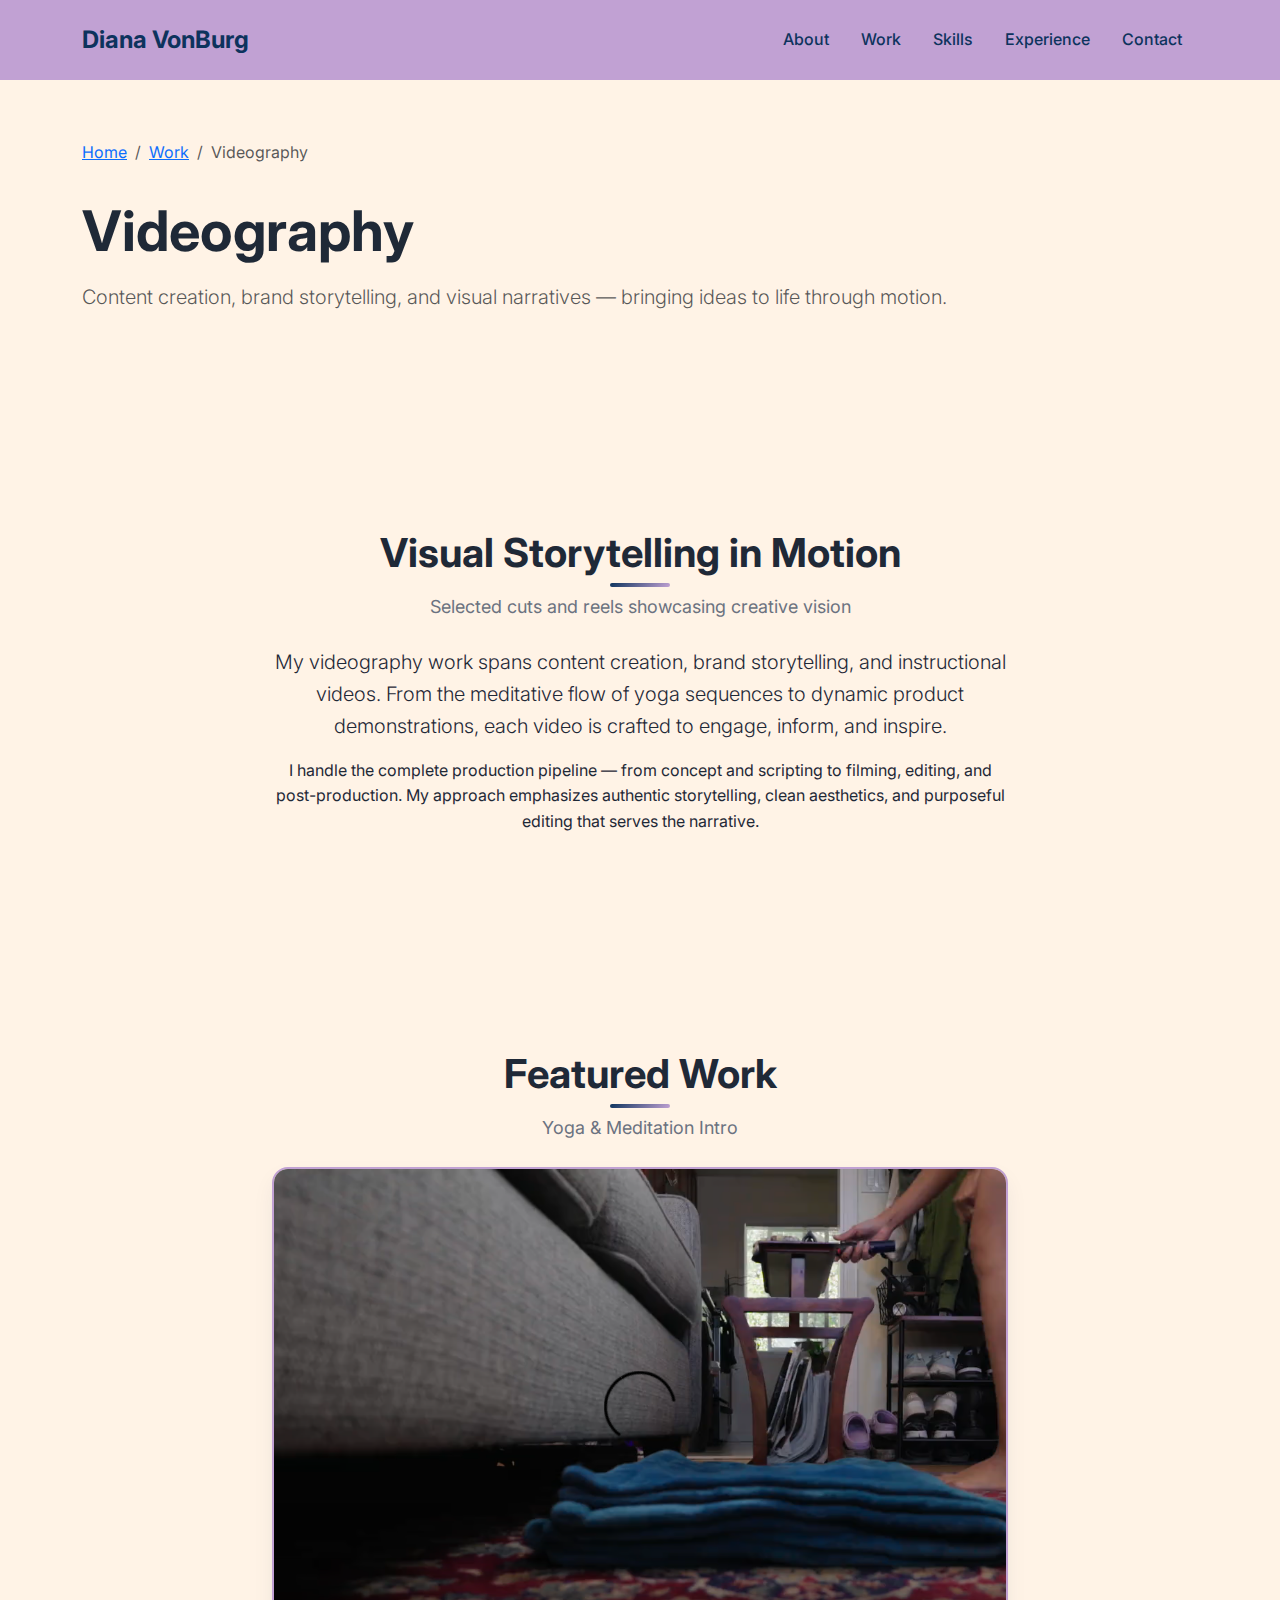
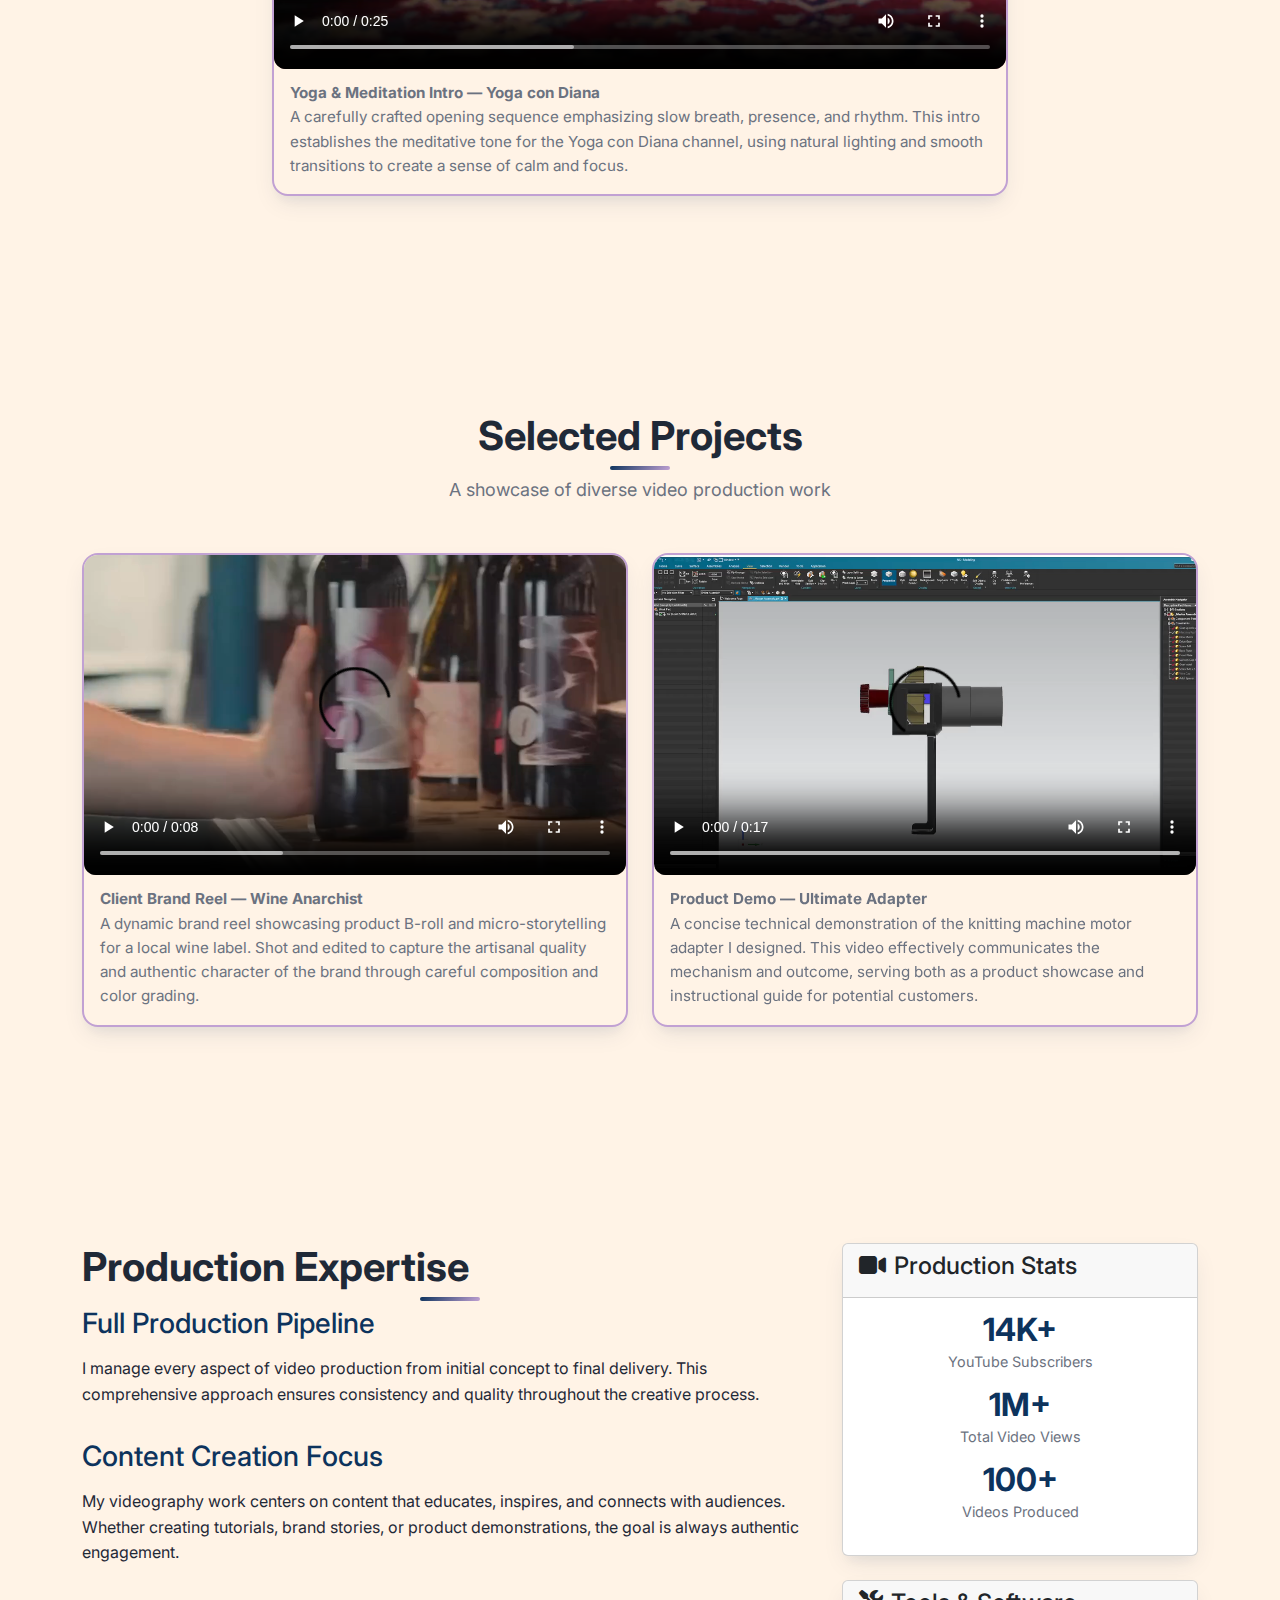
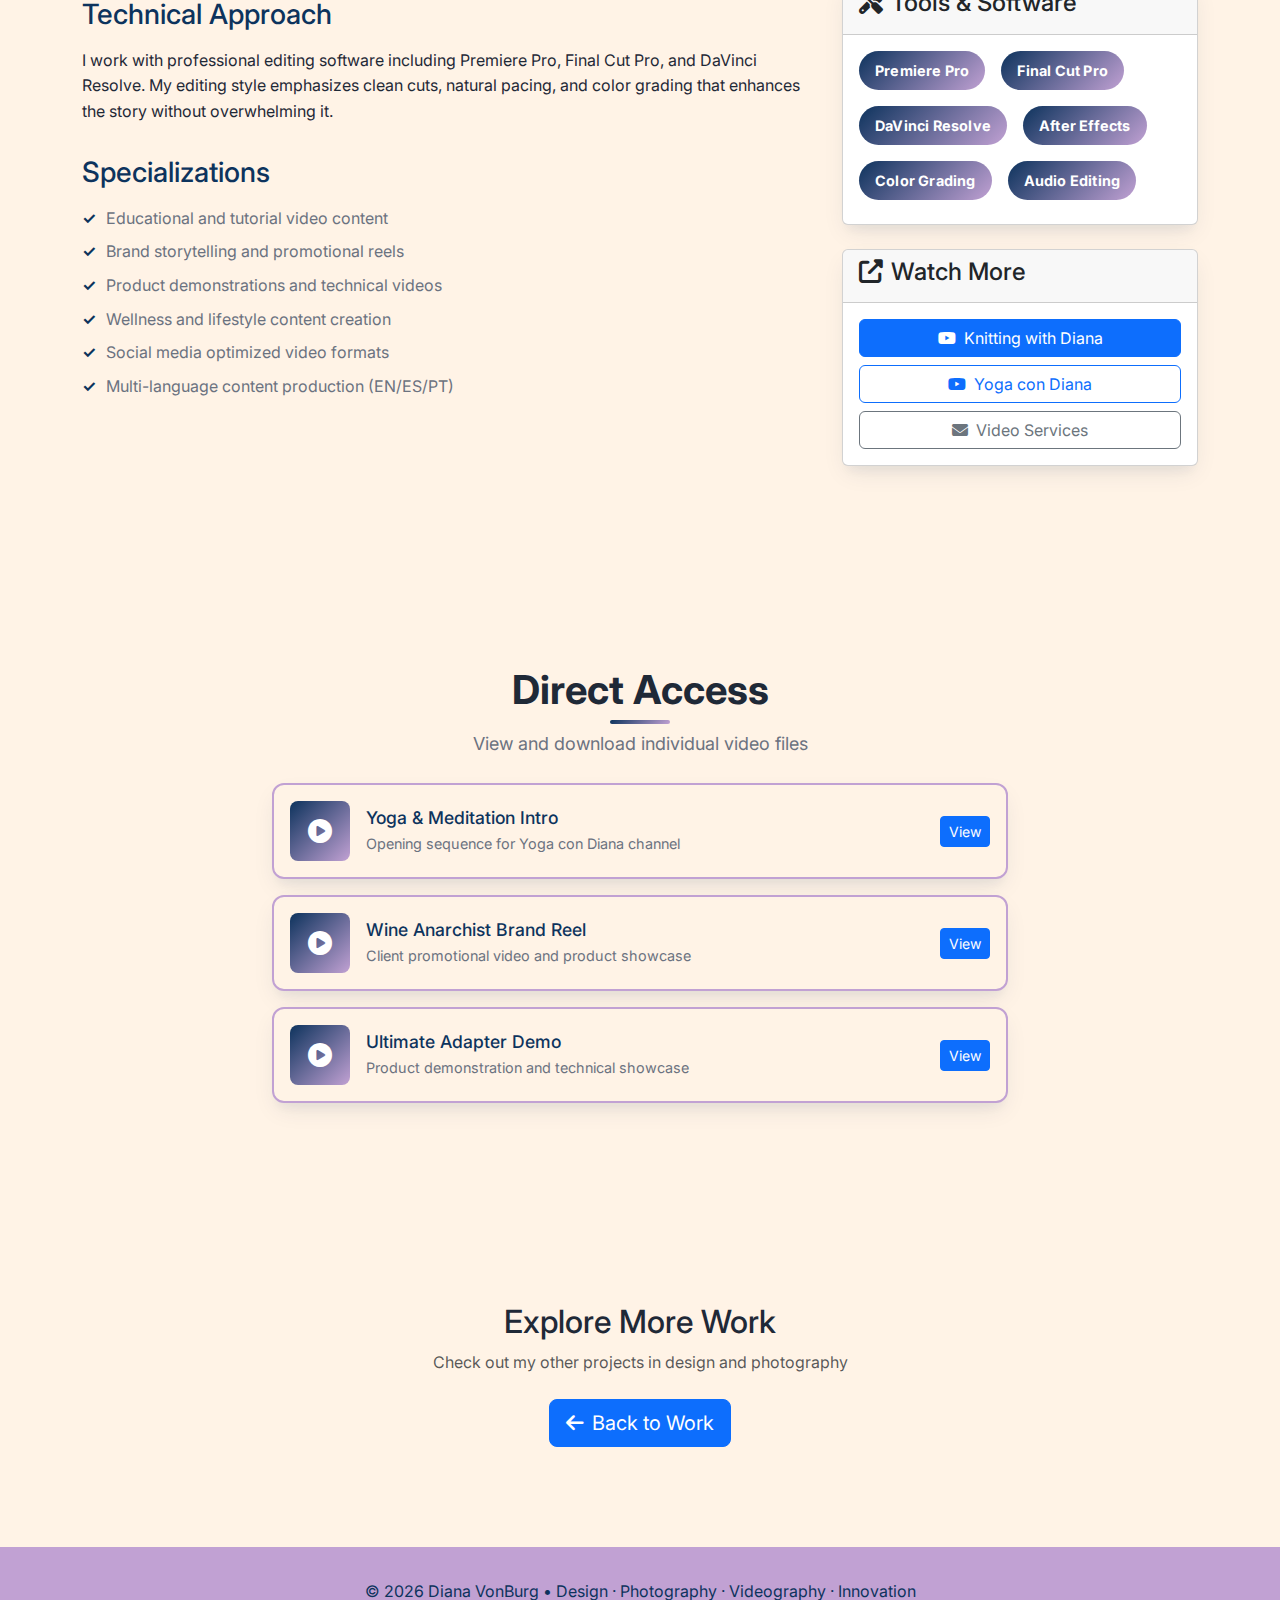
<file: videography.html>
<!DOCTYPE html>
<html lang="en">
<head>
  <meta charset="UTF-8" />
  <meta name="viewport" content="width=device-width, initial-scale=1.0" />
  <title>Videography • Diana VonBurg</title>
  <meta name="description" content="Videography portfolio by Diana VonBurg - Content creation, brand reels, yoga videos, and product demos. Professional video production and editing services." />
  <!-- Bootstrap, Fonts, Icons -->
  <link href="https://cdn.jsdelivr.net/npm/bootstrap@5.3.0/dist/css/bootstrap.min.css" rel="stylesheet">
  <link rel="preconnect" href="https://fonts.googleapis.com">
  <link rel="preconnect" href="https://fonts.gstatic.com" crossorigin>
  <link href="https://fonts.googleapis.com/css2?family=Inter:wght@300;400;600;700;800&display=swap" rel="stylesheet">
  <link rel="stylesheet" href="https://cdnjs.cloudflare.com/ajax/libs/font-awesome/6.5.2/css/all.min.css" />
  <link rel="stylesheet" href="assets/css/style.css" />
</head>
<body>
  <!-- Navbar -->
  <nav class="navbar navbar-expand-lg navbar-dark fixed-top" id="mainNav">
    <div class="container">
      <a class="navbar-brand" href="index.html">Diana VonBurg</a>
      <button class="navbar-toggler" type="button" data-bs-toggle="collapse" data-bs-target="#navbarNav" aria-controls="navbarNav" aria-expanded="false" aria-label="Toggle navigation">
        <span class="navbar-toggler-icon"></span>
      </button>
      <div class="collapse navbar-collapse" id="navbarNav">
        <ul class="navbar-nav ms-auto">
          <li class="nav-item"><a class="nav-link" href="index.html#about">About</a></li>
          <li class="nav-item"><a class="nav-link" href="index.html#work">Work</a></li>
          <li class="nav-item"><a class="nav-link" href="index.html#skills">Skills</a></li>
          <li class="nav-item"><a class="nav-link" href="index.html#experience">Experience</a></li>
          <li class="nav-item"><a class="nav-link" href="index.html#contact">Contact</a></li>
        </ul>
      </div>
    </div>
  </nav>

  <main>
    <!-- Videography Header -->
    <section id="videography-header" class="section-padding" style="padding-top: 140px;">
      <div class="container">
        <div class="row">
          <div class="col-12">
            <nav aria-label="breadcrumb">
              <ol class="breadcrumb">
                <li class="breadcrumb-item"><a href="index.html">Home</a></li>
                <li class="breadcrumb-item"><a href="index.html#work">Work</a></li>
                <li class="breadcrumb-item active" aria-current="page">Videography</li>
              </ol>
            </nav>
            <h1 class="display-4 fw-bold mb-3">Videography</h1>
            <p class="lead text-muted">Content creation, brand storytelling, and visual narratives — bringing ideas to life through motion.</p>
          </div>
        </div>
      </div>
    </section>

    <!-- Videography Philosophy -->
    <section id="videography-intro" class="section-padding" style="background: var(--bg-light);">
      <div class="container">
        <div class="row justify-content-center">
          <div class="col-lg-8 text-center">
            <h2 class="section-title">Visual Storytelling in Motion</h2>
            <p class="section-subtitle mb-4">Selected cuts and reels showcasing creative vision</p>
            <p class="lead">My videography work spans content creation, brand storytelling, and instructional videos. From the meditative flow of yoga sequences to dynamic product demonstrations, each video is crafted to engage, inform, and inspire.</p>
            <p>I handle the complete production pipeline — from concept and scripting to filming, editing, and post-production. My approach emphasizes authentic storytelling, clean aesthetics, and purposeful editing that serves the narrative.</p>
          </div>
        </div>
      </div>
    </section>

    <!-- Featured Video -->
    <section id="featured-video" class="section-padding">
      <div class="container">
        <div class="row justify-content-center">
          <div class="col-lg-8">
            <div class="text-center mb-4">
              <h2 class="section-title">Featured Work</h2>
              <p class="section-subtitle">Yoga & Meditation Intro</p>
            </div>
            <figure class="media-frame featured-video">
              <video src="assets/video/yoga-intro.mp4" controls poster="" class="video-player">
                Your browser does not support the video tag.
              </video>
              <figcaption class="media-caption">
                <strong>Yoga & Meditation Intro — Yoga con Diana</strong><br>
                A carefully crafted opening sequence emphasizing slow breath, presence, and rhythm. This intro establishes the meditative tone for the Yoga con Diana channel, using natural lighting and smooth transitions to create a sense of calm and focus.
              </figcaption>
            </figure>
          </div>
        </div>
      </div>
    </section>

    <!-- Video Gallery -->
    <section id="video-gallery" class="section-padding" style="background: var(--bg-light);">
      <div class="container">
        <div class="row">
          <div class="col-12 text-center mb-5">
            <h2 class="section-title">Selected Projects</h2>
            <p class="section-subtitle">A showcase of diverse video production work</p>
          </div>
        </div>
        <div class="row g-4">
          <div class="col-lg-6">
            <figure class="media-frame">
              <video src="assets/video/wine-anarchist.mp4" controls class="video-player">
                Your browser does not support the video tag.
              </video>
              <figcaption class="media-caption">
                <strong>Client Brand Reel — Wine Anarchist</strong><br>
                A dynamic brand reel showcasing product B-roll and micro-storytelling for a local wine label. Shot and edited to capture the artisanal quality and authentic character of the brand through careful composition and color grading.
              </figcaption>
            </figure>
          </div>
          <div class="col-lg-6">
            <figure class="media-frame">
              <video src="assets/video/adapter-clip.mp4" controls class="video-player">
                Your browser does not support the video tag.
              </video>
              <figcaption class="media-caption">
                <strong>Product Demo — Ultimate Adapter</strong><br>
                A concise technical demonstration of the knitting machine motor adapter I designed. This video effectively communicates the mechanism and outcome, serving both as a product showcase and instructional guide for potential customers.
              </figcaption>
            </figure>
          </div>
        </div>
      </div>
    </section>

    <!-- Production Details -->
    <section id="production-details" class="section-padding">
      <div class="container">
        <div class="row">
          <div class="col-lg-8">
            <h2 class="section-title">Production Expertise</h2>
            <div class="production-content">
              <h3>Full Production Pipeline</h3>
              <p class="mb-4">I manage every aspect of video production from initial concept to final delivery. This comprehensive approach ensures consistency and quality throughout the creative process.</p>
              
              <h3>Content Creation Focus</h3>
              <p class="mb-4">My videography work centers on content that educates, inspires, and connects with audiences. Whether creating tutorials, brand stories, or product demonstrations, the goal is always authentic engagement.</p>
              
              <h3>Technical Approach</h3>
              <p class="mb-4">I work with professional editing software including Premiere Pro, Final Cut Pro, and DaVinci Resolve. My editing style emphasizes clean cuts, natural pacing, and color grading that enhances the story without overwhelming it.</p>
              
              <h3>Specializations</h3>
              <ul class="feature-list mb-4">
                <li>Educational and tutorial video content</li>
                <li>Brand storytelling and promotional reels</li>
                <li>Product demonstrations and technical videos</li>
                <li>Wellness and lifestyle content creation</li>
                <li>Social media optimized video formats</li>
                <li>Multi-language content production (EN/ES/PT)</li>
              </ul>
            </div>
          </div>
          <div class="col-lg-4">
            <div class="sidebar-card">
              <div class="card mb-4">
                <div class="card-header">
                  <h4><i class="fas fa-video me-2"></i>Production Stats</h4>
                </div>
                <div class="card-body">
                  <div class="stat-item">
                    <div class="stat-number">14K+</div>
                    <div class="stat-label">YouTube Subscribers</div>
                  </div>
                  <div class="stat-item">
                    <div class="stat-number">1M+</div>
                    <div class="stat-label">Total Video Views</div>
                  </div>
                  <div class="stat-item">
                    <div class="stat-number">100+</div>
                    <div class="stat-label">Videos Produced</div>
                  </div>
                </div>
              </div>

              <div class="card mb-4">
                <div class="card-header">
                  <h4><i class="fas fa-tools me-2"></i>Tools & Software</h4>
                </div>
                <div class="card-body">
                  <div class="tech-tags">
                    <span class="tech-tag">Premiere Pro</span>
                    <span class="tech-tag">Final Cut Pro</span>
                    <span class="tech-tag">DaVinci Resolve</span>
                    <span class="tech-tag">After Effects</span>
                    <span class="tech-tag">Color Grading</span>
                    <span class="tech-tag">Audio Editing</span>
                  </div>
                </div>
              </div>

              <div class="card">
                <div class="card-header">
                  <h4><i class="fas fa-external-link-alt me-2"></i>Watch More</h4>
                </div>
                <div class="card-body">
                  <div class="d-grid gap-2">
                    <a href="https://youtube.com/@knittingwithdiana?si=KlJ7QTSMOI0ZIsvV" target="_blank" rel="noopener" class="btn btn-primary">
                      <i class="fab fa-youtube me-2"></i>Knitting with Diana
                    </a>
                    <a href="https://youtube.com/@dianavonburg?si=u_qlJHAvorrcmtxi" target="_blank" rel="noopener" class="btn btn-outline-primary">
                      <i class="fab fa-youtube me-2"></i>Yoga con Diana
                    </a>
                    <a href="index.html#contact" class="btn btn-outline-secondary">
                      <i class="fas fa-envelope me-2"></i>Video Services
                    </a>
                  </div>
                </div>
              </div>
            </div>
          </div>
        </div>
      </div>
    </section>

    <!-- Video Links -->
    <section id="video-links" class="section-padding" style="background: var(--bg-light);">
      <div class="container">
        <div class="row">
          <div class="col-12 text-center mb-4">
            <h2 class="section-title">Direct Access</h2>
            <p class="section-subtitle">View and download individual video files</p>
          </div>
        </div>
        <div class="row justify-content-center">
          <div class="col-lg-8">
            <div class="video-links-grid">
              <div class="video-link-card">
                <div class="video-thumbnail">
                  <i class="fas fa-play-circle"></i>
                </div>
                <div class="video-info">
                  <h4>Yoga & Meditation Intro</h4>
                  <p>Opening sequence for Yoga con Diana channel</p>
                </div>
                <div class="video-actions">
                  <a href="assets/video/yoga-intro.mp4" target="_blank" class="btn btn-sm btn-primary">View</a>
                </div>
              </div>
              
              <div class="video-link-card">
                <div class="video-thumbnail">
                  <i class="fas fa-play-circle"></i>
                </div>
                <div class="video-info">
                  <h4>Wine Anarchist Brand Reel</h4>
                  <p>Client promotional video and product showcase</p>
                </div>
                <div class="video-actions">
                  <a href="assets/video/wine-anarchist.mp4" target="_blank" class="btn btn-sm btn-primary">View</a>
                </div>
              </div>
              
              <div class="video-link-card">
                <div class="video-thumbnail">
                  <i class="fas fa-play-circle"></i>
                </div>
                <div class="video-info">
                  <h4>Ultimate Adapter Demo</h4>
                  <p>Product demonstration and technical showcase</p>
                </div>
                <div class="video-actions">
                  <a href="assets/video/adapter-clip.mp4" target="_blank" class="btn btn-sm btn-primary">View</a>
                </div>
              </div>
            </div>
          </div>
        </div>
      </div>
    </section>

    <!-- Back to Work -->
    <section id="back-to-work" class="section-padding">
      <div class="container text-center">
        <h2>Explore More Work</h2>
        <p class="text-muted mb-4">Check out my other projects in design and photography</p>
        <a href="index.html#work" class="btn btn-primary btn-lg">
          <i class="fas fa-arrow-left me-2"></i>Back to Work
        </a>
      </div>
    </section>
  </main>

  <!-- Scroll to Top Button -->
  <button id="scrollToTop" class="scroll-to-top" aria-label="Scroll to top">
    <i class="fas fa-arrow-up"></i>
  </button>

  <footer style="background: var(--header-color); color: var(--primary-color); padding: 32px 0;">
    <div class="container text-center">© <span id="y"></span> Diana VonBurg • Design · Photography · Videography · Innovation</div>
  </footer>

  <script>
    document.getElementById('y').textContent = new Date().getFullYear();
  </script>
  <script src="assets/js/main.js"></script>
  <script src="https://cdn.jsdelivr.net/npm/bootstrap@5.3.0/dist/js/bootstrap.bundle.min.js"></script>

  <style>
    .breadcrumb {
      background: none;
      padding: 0;
      margin-bottom: 2rem;
    }
    .video-player {
      width: 100%;
      height: auto;
      border-radius: 12px;
    }
    .featured-video video {
      height: clamp(300px, 40vw, 500px);
      object-fit: cover;
    }
    .production-content h3 {
      color: var(--primary-color);
      margin-top: 2rem;
      margin-bottom: 1rem;
    }
    .production-content h3:first-child {
      margin-top: 0;
    }
    .feature-list {
      list-style: none;
      padding: 0;
    }
    .feature-list li {
      position: relative;
      padding-left: 1.5rem;
      margin-bottom: 0.5rem;
      color: var(--text-light);
    }
    .feature-list li::before {
      content: '✓';
      position: absolute;
      left: 0;
      color: var(--primary-color);
      font-weight: bold;
    }
    .sidebar-card .card {
      box-shadow: var(--shadow);
    }
    .stat-item {
      text-align: center;
      margin-bottom: 1rem;
    }
    .stat-number {
      font-size: 2rem;
      font-weight: 700;
      color: var(--primary-color);
      line-height: 1;
    }
    .stat-label {
      font-size: 0.9rem;
      color: var(--text-light);
      margin-top: 0.25rem;
    }
    .tech-tags {
      display: flex;
      flex-wrap: wrap;
      gap: 0.5rem;
    }
    .video-links-grid {
      display: flex;
      flex-direction: column;
      gap: 1rem;
    }
    .video-link-card {
      display: flex;
      align-items: center;
      background: var(--base-color);
      border: 2px solid var(--accent-color);
      border-radius: 12px;
      padding: 1rem;
      box-shadow: var(--shadow);
      transition: var(--transition);
    }
    .video-link-card:hover {
      transform: translateY(-2px);
      box-shadow: var(--shadow-lg);
    }
    .video-thumbnail {
      width: 60px;
      height: 60px;
      background: var(--gradient);
      border-radius: 8px;
      display: flex;
      align-items: center;
      justify-content: center;
      margin-right: 1rem;
      flex-shrink: 0;
    }
    .video-thumbnail i {
      font-size: 1.5rem;
      color: white;
    }
    .video-info {
      flex-grow: 1;
    }
    .video-info h4 {
      margin: 0 0 0.25rem 0;
      font-size: 1.1rem;
      color: var(--primary-color);
    }
    .video-info p {
      margin: 0;
      color: var(--text-light);
      font-size: 0.9rem;
    }
    .video-actions {
      flex-shrink: 0;
    }
  </style>
</body>
</html>
</file>
<file: assets/css/style.css>
/* Custom CSS for Diana von Burg Portfolio (copied from Wajahat Khan site) */

:root {
    --primary-color: #0D335D;
    --secondary-color: #0A2A50;
    --accent-color: #C1A1D3;
    --base-color: #FFF3E6;
    --header-color: #C1A1D3;
    --text-dark: #1f2937;
    --text-light: #6b7280;
    --bg-dark: #0D335D;
    --bg-light: #FFF3E6;
    --gradient: linear-gradient(135deg, #0D335D 0%, #C1A1D3 100%);
    --gradient-alt: linear-gradient(135deg, #C1A1D3 0%, #0D335D 100%);
    --shadow: 0 10px 25px -5px rgba(13, 51, 93, 0.1), 0 10px 10px -5px rgba(13, 51, 93, 0.04);
    --shadow-lg: 0 25px 50px -12px rgba(13, 51, 93, 0.25);
    --transition: all 0.3s cubic-bezier(0.4, 0, 0.2, 1);
}

* { margin: 0; padding: 0; box-sizing: border-box; }
body { font-family: 'Inter', -apple-system, BlinkMacSystemFont, 'Segoe UI', Roboto, sans-serif; line-height: 1.6; color: var(--text-dark); background-color: var(--base-color); overflow-x: hidden; }
html { scroll-behavior: smooth; }

/* Navigation */
#mainNav { background: var(--header-color); backdrop-filter: blur(10px); transition: var(--transition); padding: 1rem 0; }
#mainNav .navbar-brand { font-size: 1.5rem; font-weight: 700; color: var(--primary-color); }
#mainNav .navbar-nav .nav-link { font-weight: 500; margin: 0 0.5rem; transition: var(--transition); color: var(--primary-color); }
#mainNav .navbar-nav .nav-link:hover, #mainNav .navbar-nav .nav-link.active { color: var(--bg-dark) !important; }

/* Hero Section */
.hero-section { min-height: 100vh; background: var(--gradient); position: relative; overflow: hidden; display: flex; align-items: center; }
.hero-bg { position: absolute; inset: 0; background: url('data:image/svg+xml,<svg xmlns="http://www.w3.org/2000/svg" viewBox="0 0 100 100"><defs><pattern id="grid" width="10" height="10" patternUnits="userSpaceOnUse"><path d="M 10 0 L 0 0 0 10" fill="none" stroke="rgba(255,255,255,0.1)" stroke-width="0.5"/></pattern></defs><rect width="100" height="100" fill="url(%23grid)"/></svg>'); opacity: .3; }
.hero-content { position: relative; z-index: 2; color: #fff; }
.hero-title { font-size: clamp(2.5rem, 5vw, 4rem); font-weight: 700; margin-bottom: 1rem; animation: fadeInUp 1s ease; }
.hero-subtitle { font-size: clamp(1.25rem, 3vw, 2rem); font-weight: 600; margin-bottom: 1.5rem; opacity: .9; animation: fadeInUp 1s ease .2s both; }
.hero-description { font-size: 1.125rem; opacity: .85; margin-bottom: 2rem; max-width: 520px; animation: fadeInUp 1s ease .4s both; }
.hero-buttons { animation: fadeInUp 1s ease .6s both; }

/* Hero avatar panel and image */
.hero-figure { max-width: 400px; margin: 0 auto; background: transparent; border-radius: 24px; }
.hero-avatar { width: 100%; height: auto; max-height: 400px; object-fit: contain; background: transparent; filter: drop-shadow(0 14px 32px rgba(0,0,0,.28)); pointer-events: none; }

.social-link { display:inline-flex; align-items:center; justify-content:center; width:70px; height:70px; background:rgba(255,255,255,.1); border-radius:50%; color:#fff; text-decoration:none; margin-right:1rem; transition:var(--transition); backdrop-filter: blur(10px); font-size:1.5rem; position: relative; z-index: 10; cursor: pointer; pointer-events: auto; }
.social-link:hover { background: rgba(255,255,255,.2); transform: translateY(-2px); color: #fff; }
.social-link:visited { color: #fff; }
.social-link:focus { outline: 2px solid rgba(255,255,255,0.5); outline-offset: 2px; }

/* Sections */
.section-padding { padding: 100px 0; }
.section-title { font-size: 2.5rem; font-weight: 700; margin-bottom: 1rem; position: relative; }
.section-title::after { content:''; position:absolute; bottom:-10px; left:50%; transform:translateX(-50%); width:60px; height:4px; background: var(--gradient); border-radius:2px; }
.section-subtitle { font-size: 1.125rem; color: var(--text-light); max-width: 600px; margin: 0 auto; }

/* Cards and media */
.thumb { border-radius: 16px; overflow: hidden; box-shadow: var(--shadow); border: 1px solid rgba(255,255,255,0.18); background: rgba(255,255,255,0.06); backdrop-filter: blur(8px); }
.thumb img, .thumb video { width:100%; height: 240px; object-fit: cover; display:block; }

/* Framed media with captions (photos & videos) */
.media-frame { background: var(--base-color); border:2px solid var(--accent-color); border-radius:16px; overflow:hidden; box-shadow: var(--shadow); transition: var(--transition); }
.media-frame:hover { transform: translateY(-4px); box-shadow: var(--shadow-lg); }
.media-frame img, .media-frame video { width:100%; height:clamp(200px, 32vw, 320px); object-fit:cover; display:block; }
.about-figure img { height:420px; }
@media (max-width: 991px){ .about-figure img { height:auto; } }
.media-caption { font-size:.95rem; color: var(--text-light); padding:.75rem 1rem 1rem; }
.media-frame a { display:block; text-decoration:none; color:inherit; }

.project-card { background: var(--base-color); border-radius:20px; overflow:hidden; transition: var(--transition); box-shadow: var(--shadow); height:100%; border: 2px solid var(--accent-color); }
.project-card:hover { transform: translateY(-10px); box-shadow: var(--shadow-lg); }
.project-card .card-img-top { height: 280px; object-fit: cover; }
.project-card .thumb { height: 280px; overflow: hidden; }
.project-card .thumb img, .project-card .thumb video { width: 100%; height: 100%; object-fit: cover; }
a .project-card { color: inherit; text-decoration: none; }
a .project-card:hover { color: inherit; }
.tech-tag, .skill-tag { display:inline-block; background: var(--gradient); color:#fff; padding:.5rem 1rem; border-radius:999px; font-size:.9rem; font-weight:700; margin:0 .5rem .5rem 0; letter-spacing:.2px; }
.skill-tag:hover { transform: translateY(-1px) scale(1.02); box-shadow: var(--shadow); }

/* Contact cards */
.contact-grid .contact-card { background:#1f2937; color:#fff; border-radius:16px; padding:2rem 1rem; text-align:center; box-shadow: var(--shadow); }
.contact-grid .icon-circle { width:84px; height:84px; border-radius:50%; background: var(--gradient); color:#fff; display:flex; align-items:center; justify-content:center; font-size:1.8rem; margin:0 auto 1rem; box-shadow:0 10px 25px rgba(0,0,0,.25); }
.contact-grid a { color:#fff; text-decoration:none; opacity:.95; }
.contact-grid a:hover { text-decoration:underline; opacity:1; }

/* Skill blocks */
.skill-category { background: var(--base-color); border: 2px solid var(--accent-color); border-radius:15px; padding:2rem; box-shadow: var(--shadow); transition: var(--transition); height: 100%; }
.skill-category:hover { transform: translateY(-5px); box-shadow: var(--shadow-lg); }
.skills-grid .skill-category h4 { display:flex; align-items:center; gap:.5rem; }

/* Experience */
.experience-card { background: var(--base-color); border-radius:15px; padding:2rem; box-shadow:0 8px 30px rgba(13, 51, 93,.1); border:2px solid var(--accent-color); }
.experience-header { display:flex; align-items:flex-start; gap:1rem; margin-bottom:1.2rem; }
.company-logo { width:60px; height:60px; border-radius:12px; display:flex; align-items:center; justify-content:center; color:#fff; background: var(--gradient); font-size:1.6rem; box-shadow:0 4px 15px rgba(0,0,0,.2); }
.job-period { color: var(--text-light); }
.experience-achievements { list-style:none; padding:0; margin:0 0 1rem 0; }
.experience-achievements li { position:relative; padding-left:1.25rem; color: var(--text-light); }
.experience-achievements li::before { content:'▸'; position:absolute; left:0; color: var(--primary-color); }

/* Footer */
footer { background: var(--header-color); color: var(--primary-color); padding: 32px 0; }

/* Animations */
@keyframes fadeInUp { from { opacity:0; transform: translateY(30px);} to { opacity:1; transform: translateY(0);} }
.hero-avatar { transform-origin: center; }

/* About intro typography */
.about-intro { font-size: clamp(1.25rem, 2.4vw, 1.8rem); line-height: 1.7; font-weight: 600; }
/* Typing cursor */
.typing-cursor { color:#fff; margin-left:2px; animation: blink 1.2s infinite; }
@keyframes blink { 0%,50%{opacity:1;} 51%,100%{opacity:0;} }

/* Experience enhancements */
.xp-statbar { display:flex; flex-wrap:wrap; justify-content:center; gap:.5rem; margin-bottom:1.25rem; }
.xp-stat { background: var(--base-color); border:2px solid var(--accent-color); border-radius:999px; padding:.4rem .85rem; font-weight:600; font-size:.85rem; color: var(--primary-color); box-shadow: var(--shadow); }
.xp-meta { display:flex; flex-wrap:wrap; gap:.5rem; margin:.5rem 0 0; }
.xp-chip { display:inline-block; background: var(--base-color); color: var(--primary-color); padding:.35rem .75rem; border-radius:999px; font-size:.8rem; font-weight:600; border:1px solid var(--accent-color); }
.xp-cta-group { display:flex; flex-wrap:wrap; gap:.5rem; margin-top:.75rem; }
.btn-gradient { background: var(--gradient); color:#fff; border:none; }
.btn-gradient:hover { background: var(--gradient-alt); color:#fff; transform: translateY(-1px); }
.btn-soft { background: var(--base-color); color: var(--primary-color); border:2px solid var(--accent-color); }
.btn-soft:hover { background: var(--accent-color); color: var(--primary-color); }

/* Scroll to Top Button */
.scroll-to-top {
  position: fixed;
  bottom: 30px;
  right: 30px;
  width: 50px;
  height: 50px;
  background: var(--gradient);
  color: white;
  border: none;
  border-radius: 50%;
  box-shadow: var(--shadow-lg);
  cursor: pointer;
  z-index: 1000;
  opacity: 0;
  visibility: hidden;
  transform: translateY(20px);
  transition: all 0.3s ease;
  display: flex;
  align-items: center;
  justify-content: center;
  font-size: 1.2rem;
}

.scroll-to-top.visible {
  opacity: 1;
  visibility: visible;
  transform: translateY(0);
}

.scroll-to-top:hover {
  background: var(--gradient-alt);
  transform: translateY(-3px);
  box-shadow: 0 20px 40px rgba(13, 51, 93, 0.3);
}

.scroll-to-top:active {
  transform: translateY(-1px);
}

/* Hero section improvements */
.hero-title {
  font-size: clamp(2.5rem, 5vw, 4rem);
  font-weight: 700;
  margin-bottom: 1rem;
  animation: fadeInUp 1s ease;
  line-height: 1.1;
}

.name-wrapper {
  white-space: nowrap;
  display: inline-block;
}

.hero-subtitle {
  font-size: clamp(1.25rem, 3vw, 2rem);
  font-weight: 600;
  margin-bottom: 1.5rem;
  opacity: .9;
  animation: fadeInUp 1s ease .2s both;
  min-height: 2.5rem;
  display: flex;
  align-items: center;
}

/* Mobile-first responsive design */
/* Ensure scroll-to-top button is always accessible */
.scroll-to-top {
  /* Add touch-action for better mobile performance */
  touch-action: manipulation;
  -webkit-tap-highlight-color: transparent;
  /* Ensure it stays above mobile browsers' UI */
  z-index: 9999;
}

/* Show avatar on mobile */
@media (max-width: 991px){
  .section-padding { padding: 60px 0; }
  .hero-content { text-align: center; margin-bottom: 2rem; }
  
  /* Show avatar on tablet/mobile */
  .col-lg-6.text-center.d-none.d-lg-block { 
    display: block !important; 
    margin-top: 2rem;
  }
  
  .hero-figure { 
    max-width: 280px; 
    margin: 1rem auto 0; 
  }
  
  .hero-avatar { 
    max-height: 280px; 
  }
  
  /* Better mobile navigation */
  .navbar-collapse {
    background: var(--header-color);
    border-radius: 8px;
    margin-top: 0.5rem;
    padding: 1rem;
  }
  
  /* Improve mobile cards */
  .project-card {
    margin-bottom: 1.5rem;
  }
}

@media (max-width: 768px){
  .hero-title { 
    font-size: clamp(1.8rem, 8vw, 3rem); 
    line-height: 1.2; 
    margin-bottom: 1rem;
    /* Ensure name fits on mobile */
    word-spacing: -0.05em;
  }
  
  .hero-subtitle { 
    font-size: clamp(1rem, 5vw, 1.5rem);
    margin-bottom: 1.5rem;
  }
  
  .hero-description { 
    font-size: 1rem; 
    margin-bottom: 2rem; 
    line-height: 1.6;
  }
  
  /* Stack buttons vertically on mobile */
  .hero-buttons {
    display: flex;
    flex-direction: column;
    gap: 1rem;
  }
  
  .hero-buttons .btn { 
    width: 100%;
    padding: 0.875rem 1.5rem;
    font-size: 1rem;
  }
  
  /* Larger touch targets for social links */
  .social-link { 
    width: 50px; 
    height: 50px; 
    font-size: 1.3rem; 
    margin-right: 0.75rem;
    margin-bottom: 0.5rem;
    cursor: pointer;
    pointer-events: auto;
    -webkit-tap-highlight-color: transparent;
  }
  
  /* Better positioned scroll-to-top button */
  .scroll-to-top { 
    bottom: 25px; 
    right: 25px; 
    width: 48px; 
    height: 48px; 
    font-size: 1.1rem;
    /* Better shadow for visibility */
    box-shadow: 0 4px 20px rgba(13, 51, 93, 0.4);
  }
  
  /* Mobile cards optimization */
  .project-card .card-img-top,
  .project-card .thumb {
    height: 220px;
  }
  
  /* Better mobile navigation */
  .navbar-brand {
    font-size: 1.25rem;
  }
}

@media (max-width: 575px){
  .section-padding { padding: 48px 0; }
  
  .hero-title { 
    font-size: clamp(1.8rem, 9vw, 2.5rem);
    margin-bottom: 0.75rem;
  }
  
  .hero-subtitle { 
    font-size: clamp(1rem, 6vw, 1.4rem);
    margin-bottom: 1.25rem;
  }
  
  .hero-description { 
    font-size: 0.95rem;
    margin-bottom: 1.5rem;
    line-height: 1.5;
  }
  
  /* Compact elements for small screens */
  .xp-stat { font-size: .78rem; padding:.3rem .7rem; }
  .skill-tag { font-size: .85rem; padding:.4rem .8rem; }
  
  /* Card optimizations */
  .project-card .card-img-top,
  .project-card .thumb { height: 200px; }
  
  /* Avatar sizing */
  .hero-figure { max-width: 230px; }
  .hero-avatar { max-height: 230px; }
  
  /* Touch-friendly social links */
  .social-link { 
    width: 46px; 
    height: 46px; 
    font-size: 1.1rem; 
    margin-right: 0.5rem;
    margin-bottom: 0.5rem;
    cursor: pointer;
    pointer-events: auto;
    -webkit-tap-highlight-color: transparent;
  }
  
  /* Small screen scroll-to-top button */
  .scroll-to-top { 
    bottom: 20px; 
    right: 20px; 
    width: 44px; 
    height: 44px; 
    font-size: 1rem;
    /* More prominent on small screens */
    box-shadow: 0 6px 25px rgba(13, 51, 93, 0.5);
  }
  
  /* Better mobile typography */
  .section-title {
    font-size: 2rem;
  }
  
  .section-subtitle {
    font-size: 1rem;
  }
}

@media (max-width: 480px){
  .hero-title { 
    font-size: clamp(1.6rem, 10vw, 2.2rem); 
    margin-bottom: 0.75rem;
    line-height: 1.1;
  }
  
  .hero-subtitle { 
    font-size: clamp(1rem, 7vw, 1.3rem); 
    margin-bottom: 1rem;
  }
  
  .hero-description { 
    font-size: 0.9rem; 
    margin-bottom: 1.25rem;
    line-height: 1.4;
  }
  
  /* Tighter container padding for very small screens */
  .container { 
    padding-left: 0.75rem; 
    padding-right: 0.75rem; 
  }
  
  /* Prominent scroll-to-top button for phones */
  .scroll-to-top { 
    bottom: 18px; 
    right: 18px; 
    width: 42px; 
    height: 42px; 
    font-size: 1rem;
    /* Ensure high visibility on small screens */
    box-shadow: 0 8px 30px rgba(13, 51, 93, 0.6);
    border: 2px solid rgba(255, 255, 255, 0.1);
  }
  
  /* Extra small screen optimizations */
  .social-link {
    width: 44px;
    height: 44px;
    font-size: 1rem;
    margin-right: 0.4rem;
    cursor: pointer;
    pointer-events: auto;
    -webkit-tap-highlight-color: transparent;
  }
  
  .hero-buttons .btn {
    padding: 0.75rem 1.25rem;
    font-size: 0.95rem;
  }
  
  /* Compact avatar for phones */
  .hero-figure { max-width: 200px; }
  .hero-avatar { max-height: 200px; }
}

/* Extra optimizations for very small screens */
@media (max-width: 360px){
  .hero-title { 
    font-size: clamp(1.4rem, 11vw, 2rem);
  }
  
  .hero-subtitle {
    font-size: clamp(0.9rem, 8vw, 1.2rem);
  }
  
  .container {
    padding-left: 0.5rem;
    padding-right: 0.5rem;
  }
  
  .scroll-to-top {
    bottom: 15px;
    right: 15px;
    width: 40px;
    height: 40px;
    font-size: 0.95rem;
  }
}
</file>
